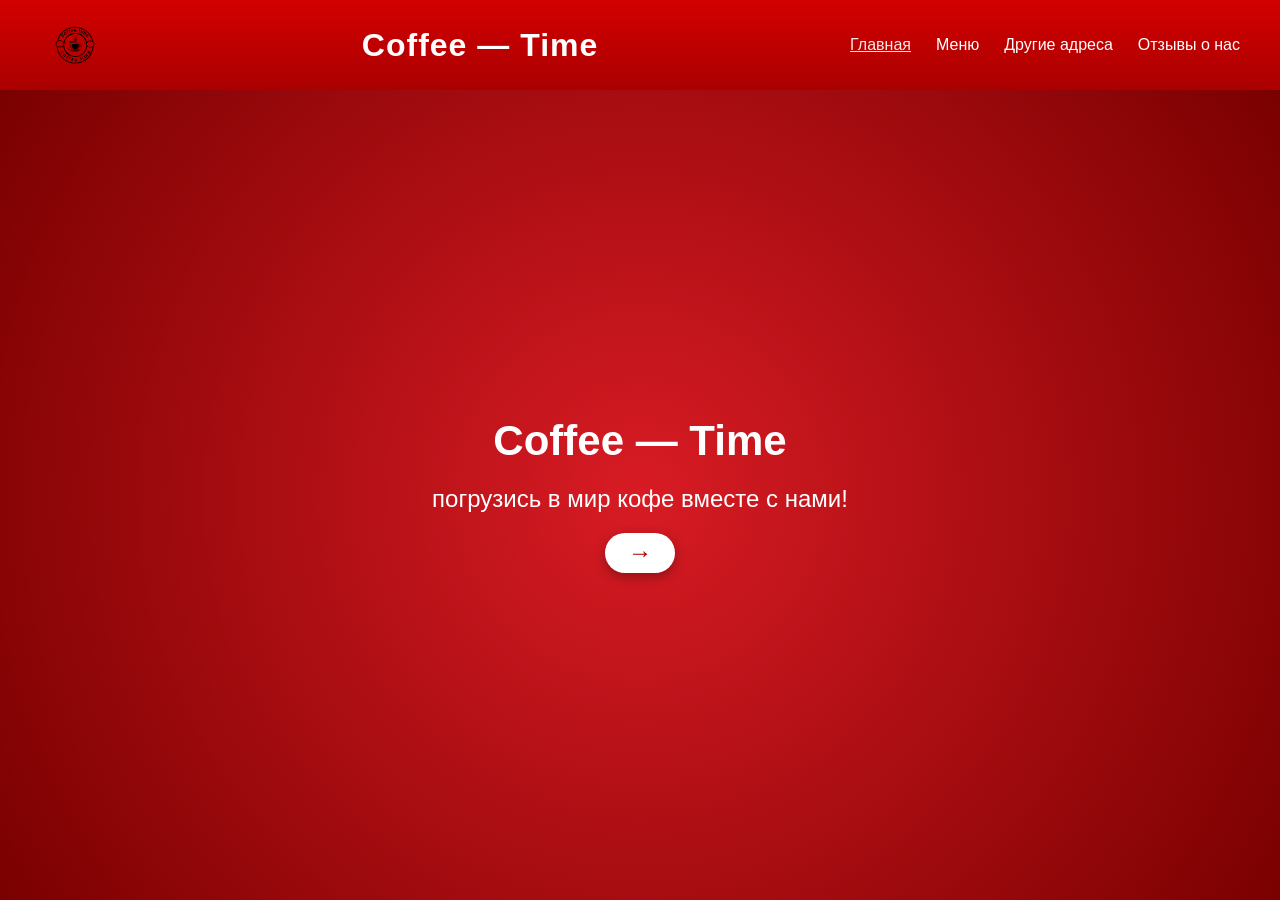
<file: index.html>
<!DOCTYPE html>
<html lang="ru">
<head>
  <meta charset="UTF-8">
  <title>Coffee — Time</title>
  <!-- ПОДКЛЮЧЕНИЕ CSS (проверь имя файла!) -->
  <link rel="stylesheet" href="style.css">
  <meta name="viewport" content="width=device-width, initial-scale=1.0">
</head>
<body>

  <!-- ШАПКА -->
  <header class="header">
    <div class="logo-box">
      <!-- Замени logo.png на реальное имя твоего логотипа -->
      <img src="logo/logo.svg" alt="Coffee Time" class="logo">
    </div>

    <h1 class="header-title">Coffee — Time</h1>

    <nav class="nav">
      <a href="index.html" class="active">Главная</a>
      <a href="pagetwo.html">Меню</a>
      <a href="#">Другие адреса</a>
      <a href="#">Отзывы о нас</a>
    </nav>
  </header>

  <!-- ГЛАВНЫЙ БЛОК -->
  <main class="main">
    <div class="hero-content">
      <h2 class="hero-brand">Coffee — Time</h2>
      <p class="hero-desc">погрузись в мир кофе вместе с нами!</p>
      <a href="pagetwo.html" class="hero-btn">→</a>
    </div>
  </main>

</body>
</html>
</file>
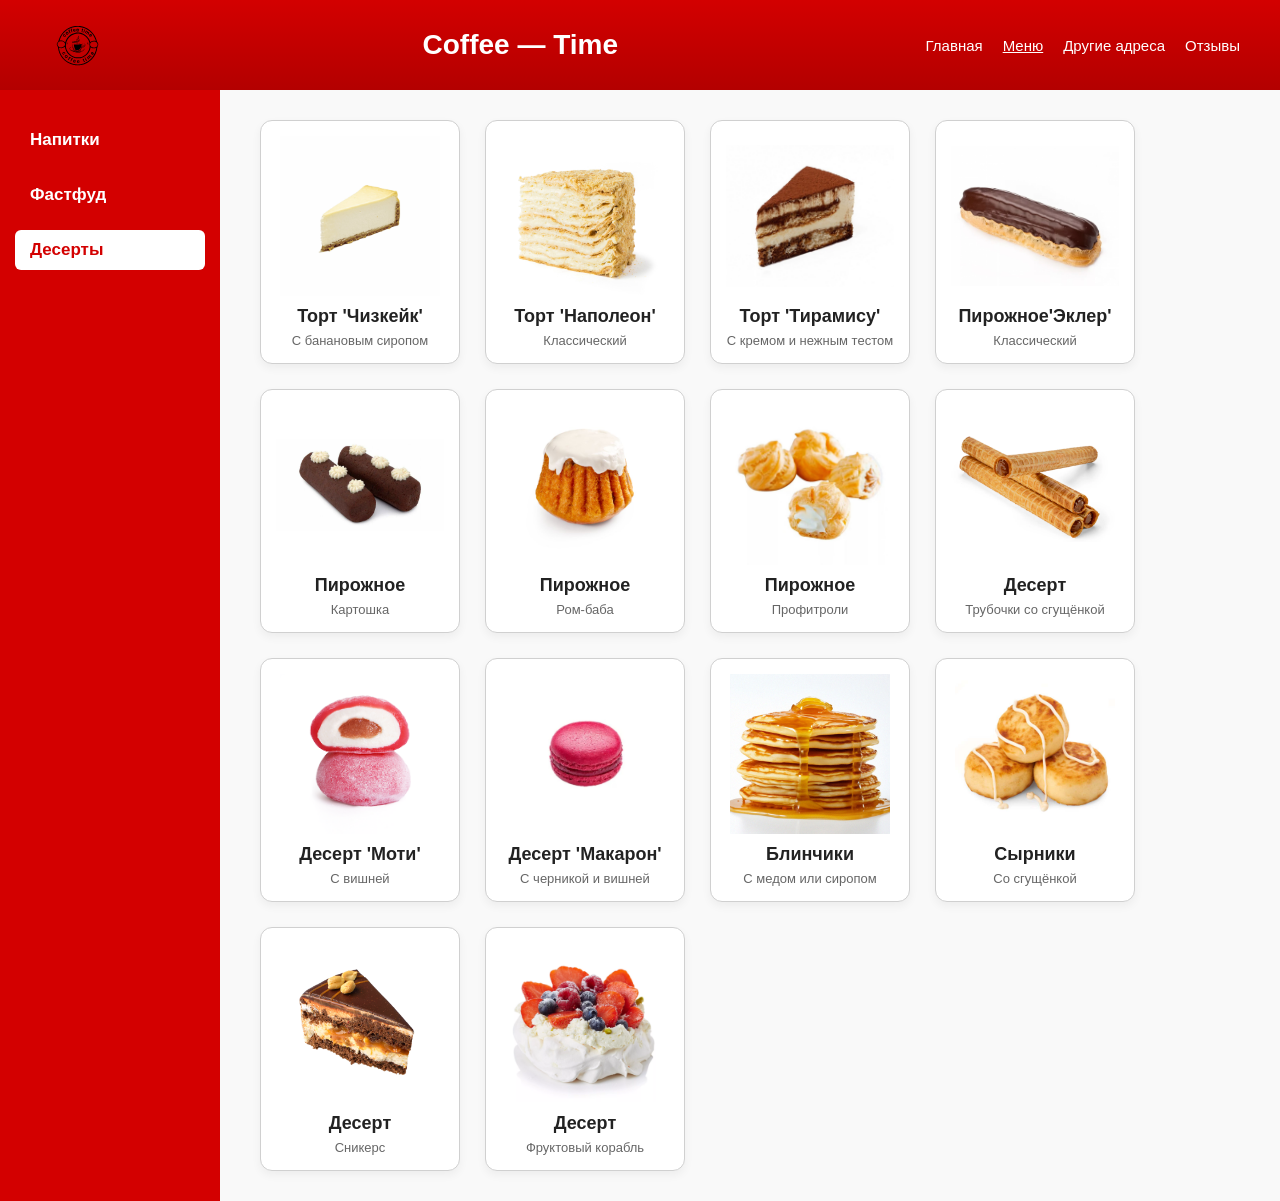
<file: fopage.html>
<!DOCTYPE html>
<html lang="en">
<head>
    <meta charset="UTF-8">
    <meta name="viewport" content="width=, initial-scale=1.0">
   <link rel="stylesheet" href="style13.css">
   <meta name="viewport" content="width=device-width, initial-scale=1.0">
    <title>Меню</title>
</head>
<body>
    <!-- 1. ШАПКА (HEADER) --><header class="header"><div class="header-logo">
    <!-- УКАЖИТЕ ЗДЕСЬ ВАШ ФАЙЛ ЛОГОТИПА -->
    <img src="logo/logo.svg" alt="Coffee Time"></div><h1 class="header-title">Coffee — Time</h1><nav class="header-nav">
    <a href="index.html">Главная</a>
    <a href="pagetwo.html" class="active">Меню</a>
    <a href="three.html">Другие адреса</a>
    <a href="#">Отзывы</a></nav></header>

<!-- 2. ОСНОВНАЯ ЧАСТЬ (МЕНЮ СЛЕВА + КАРТОЧКИ СПРАВА) --><div class="main-wrapper">

  <!-- Левое красное меню --><aside class="left-sidebar">
    <a href="pagetwo.html"class="sidebar-btn" >Напитки</a>
    <a href="three.html" class="sidebar-btn">Фастфуд</a>
    <a href="#"  class="sidebar-btn active">Десерты</a></aside>

  <!-- Правая область с карточками --><main class="content-area">
    
    <!-- Карточка 1 -->
    <div class="item-card">
      <div class="item-image">
        <!-- ВСТАВЬ СВОЕ НАЗВАНИЕ КАРТИНКИ -->
        <img src="img/desert/chiz.png" alt="">
      </div>
      <h3 class="item-title">Торт 'Чизкейк'</h3>
      <p class="item-desc">С банановым сиропом</p>
    </div>

    <!-- Карточка 2 -->
    <div class="item-card">
      <div class="item-image">
        <!-- ВСТАВЬ СВОЕ НАЗВАНИЕ КАРТИНКИ -->
        <img src="img/desert/nap.jpg" alt="Бабл-Ти">
      </div>
      <h3 class="item-title">Торт 'Наполеон'</h3>
      <p class="item-desc">Классический</p>
    </div>

        <div class="item-card">
      <div class="item-image">
        <!-- ВСТАВЬ СВОЕ НАЗВАНИЕ КАРТИНКИ -->
        <img src="img/desert/tir.jpg" alt="Бабл-Ти">
      </div>
      <h3 class="item-title">Торт 'Тирамису'</h3>
      <p class="item-desc">С кремом и нежным тестом</p>
    </div>

        <div class="item-card">
      <div class="item-image">
        <!-- ВСТАВЬ СВОЕ НАЗВАНИЕ КАРТИНКИ -->
        <img src="img/desert/ecler.jpg" alt="Бабл-Ти">
      </div>
      <h3 class="item-title">Пирожное'Эклер'</h3>
      <p class="item-desc">Классический</p>
    </div>
            <div class="item-card">
      <div class="item-image">
        <!-- ВСТАВЬ СВОЕ НАЗВАНИЕ КАРТИНКИ -->
        <img src="img/desert/orig.png" alt="Бабл-Ти">
      </div>
      <h3 class="item-title">Пирожное </h3>
      <p class="item-desc">Картошка</p>
    </div>
            <div class="item-card">
      <div class="item-image">
        <!-- ВСТАВЬ СВОЕ НАЗВАНИЕ КАРТИНКИ -->
        <img src="img/desert/rob.jfif" alt="Бабл-Ти">
      </div>
      <h3 class="item-title">Пирожное</h3>
      <p class="item-desc">Ром-баба </p>
    </div>
            <div class="item-card">
      <div class="item-image">
        <!-- ВСТАВЬ СВОЕ НАЗВАНИЕ КАРТИНКИ -->
        <img src="img/desert/prof.avif" alt="Бабл-Ти">
      </div>
      <h3 class="item-title">Пирожное</h3>
      <p class="item-desc">Профитроли</p>
    </div>
            <div class="item-card">
      <div class="item-image">
        <!-- ВСТАВЬ СВОЕ НАЗВАНИЕ КАРТИНКИ -->
        <img src="img/desert/sgush.png" alt="Бабл-Ти">
      </div>
      <h3 class="item-title">Десерт</h3>
      <p class="item-desc">Трубочки со сгущёнкой</p>
    </div>
                <div class="item-card">
      <div class="item-image">
        <!-- ВСТАВЬ СВОЕ НАЗВАНИЕ КАРТИНКИ -->
        <img src="img/desert/moti.png" alt="Бабл-Ти">
      </div>
      <h3 class="item-title">Десерт 'Моти'</h3>
      <p class="item-desc">С вишней</p>
    </div>
    <div class="item-card">
      <div class="item-image">
        <!-- ВСТАВЬ СВОЕ НАЗВАНИЕ КАРТИНКИ -->
        <img src="img/desert/macaron.jpg" alt="">
      </div>
      <h3 class="item-title">Десерт 'Макарон'</h3>
      <p class="item-desc"> С черникой и вишней</p>
    </div>
    <div class="item-card">
      <div class="item-image">
        <!-- ВСТАВЬ СВОЕ НАЗВАНИЕ КАРТИНКИ -->
        <img src="img/desert/blinchki.jfif" alt="Бабл-Ти">
      </div>
      <h3 class="item-title">Блинчики</h3>
      <p class="item-desc">С медом или сиропом</p>
    </div>
        <div class="item-card">
      <div class="item-image">
        <!-- ВСТАВЬ СВОЕ НАЗВАНИЕ КАРТИНКИ -->
        <img src="img/desert/surniki.jpg" alt="Бабл-Ти">
      </div>
      <h3 class="item-title">Сырники</h3>
      <p class="item-desc">Со сгущёнкой</p>
    </div>
    <div class="item-card">
      <div class="item-image">
        <!-- ВСТАВЬ СВОЕ НАЗВАНИЕ КАРТИНКИ -->
        <img src="img/desert/snikers-1.jpg" alt="Бабл-Ти">
      </div>
      <h3 class="item-title">Десерт </h3>
      <p class="item-desc">Сникерс </p>
    </div>
        <div class="item-card">
      <div class="item-image">
        <!-- ВСТАВЬ СВОЕ НАЗВАНИЕ КАРТИНКИ -->
        <img src="img/desert/tt.png" alt="Бабл-Ти">
      </div>
      <h3 class="item-title">Десерт</h3>
      <p class="item-desc">Фруктовый корабль</p>
    </div>

  </main>

</div>

</body>
</html>
</file>
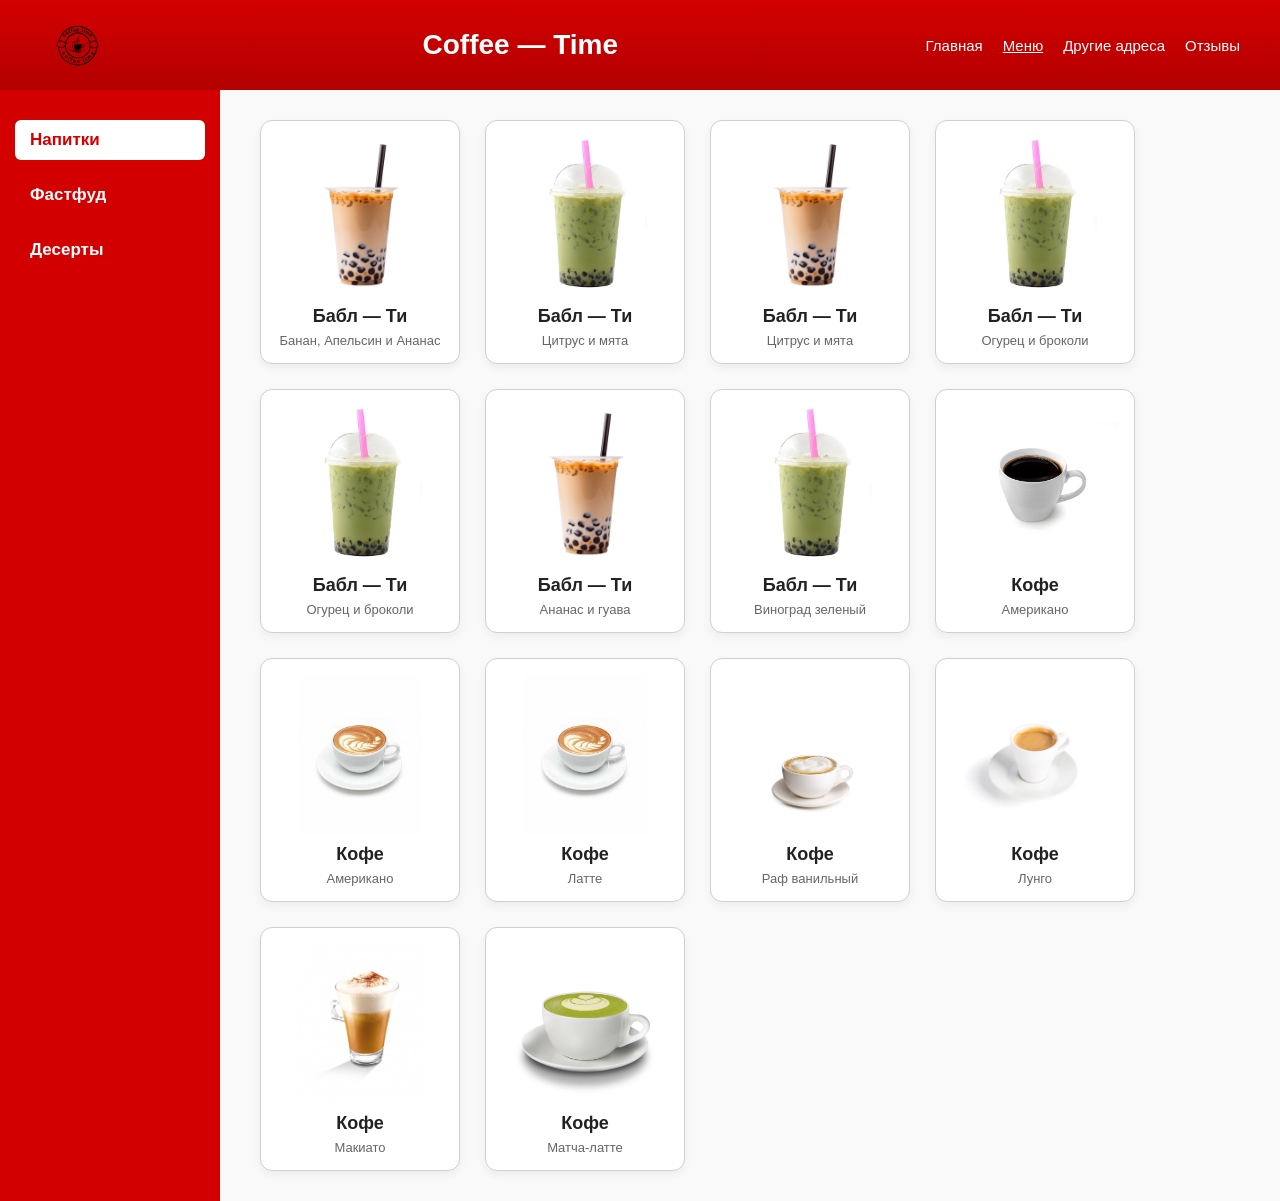
<file: pagetwo.html>
<!DOCTYPE html>
<html lang="en">
<head>
    <meta charset="UTF-8">
    <meta name="viewport" content="width=, initial-scale=1.0">
    <link rel="stylesheet" href="style11.css">
    <meta name="viewport" content="width=device-width, initial-scale=1.0">
    <title>Меню</title>
</head>
<body>
    <!-- 1. ШАПКА (HEADER) --><header class="header"><div class="header-logo">
    <!-- УКАЖИТЕ ЗДЕСЬ ВАШ ФАЙЛ ЛОГОТИПА -->
    <img src="logo/logo.svg" alt="Coffee Time"></div><h1 class="header-title">Coffee — Time</h1><nav class="header-nav">
    <a href="index.html">Главная</a>
    <a href="#" class="active">Меню</a>
    <a href="#">Другие адреса</a>
    <a href="#">Отзывы</a></nav></header>

<!-- 2. ОСНОВНАЯ ЧАСТЬ (МЕНЮ СЛЕВА + КАРТОЧКИ СПРАВА) --><div class="main-wrapper">

  <!-- Левое красное меню --><aside class="left-sidebar">
    <a href="#" class="sidebar-btn active">Напитки</a>
    <a href="three.html" class="sidebar-btn">Фастфуд</a>
    <a href="fopage.html" class="sidebar-btn">Десерты</a></aside>

  <!-- Правая область с карточками --><main class="content-area">
    
    <!-- Карточка 1 -->
    <div class="item-card">
      <div class="item-image">
        <!-- ВСТАВЬ СВОЕ НАЗВАНИЕ КАРТИНКИ -->
        <img src="img/1.png" alt="Бабл-Ти">
      </div>
      <h3 class="item-title">Бабл — Ти</h3>
      <p class="item-desc">Банан, Апельсин и Ананас</p>
    </div>

    <!-- Карточка 2 -->
    <div class="item-card">
      <div class="item-image">
        <!-- ВСТАВЬ СВОЕ НАЗВАНИЕ КАРТИНКИ -->
        <img src="img/2.jpg" alt="Бабл-Ти">
      </div>
      <h3 class="item-title">Бабл — Ти</h3>
      <p class="item-desc">Цитрус и мята</p>
    </div>

        <div class="item-card">
      <div class="item-image">
        <!-- ВСТАВЬ СВОЕ НАЗВАНИЕ КАРТИНКИ -->
        <img src="img/1.png" alt="Бабл-Ти">
      </div>
      <h3 class="item-title">Бабл — Ти</h3>
      <p class="item-desc">Цитрус и мята</p>
    </div>

        <div class="item-card">
      <div class="item-image">
        <!-- ВСТАВЬ СВОЕ НАЗВАНИЕ КАРТИНКИ -->
        <img src="img/2.jpg" alt="Бабл-Ти">
      </div>
      <h3 class="item-title">Бабл — Ти</h3>
      <p class="item-desc">Огурец и броколи</p>
    </div>
            <div class="item-card">
      <div class="item-image">
        <!-- ВСТАВЬ СВОЕ НАЗВАНИЕ КАРТИНКИ -->
        <img src="img/2.jpg" alt="Бабл-Ти">
      </div>
      <h3 class="item-title">Бабл — Ти</h3>
      <p class="item-desc">Огурец и броколи</p>
    </div>
            <div class="item-card">
      <div class="item-image">
        <!-- ВСТАВЬ СВОЕ НАЗВАНИЕ КАРТИНКИ -->
        <img src="img/1.png" alt="Бабл-Ти">
      </div>
      <h3 class="item-title">Бабл — Ти</h3>
      <p class="item-desc">Ананас и гуава</p>
    </div>
            <div class="item-card">
      <div class="item-image">
        <!-- ВСТАВЬ СВОЕ НАЗВАНИЕ КАРТИНКИ -->
        <img src="img/2.jpg" alt="Бабл-Ти">
      </div>
      <h3 class="item-title">Бабл — Ти</h3>
      <p class="item-desc">Виноград зеленый</p>
    </div>
            <div class="item-card">
      <div class="item-image">
        <!-- ВСТАВЬ СВОЕ НАЗВАНИЕ КАРТИНКИ -->
        <img src="img/amer.jfif" alt="Бабл-Ти">
      </div>
      <h3 class="item-title">Кофе</h3>
      <p class="item-desc">Американо</p>
    </div>
                <div class="item-card">
      <div class="item-image">
        <!-- ВСТАВЬ СВОЕ НАЗВАНИЕ КАРТИНКИ -->
        <img src="img/cap.jfif" alt="Бабл-Ти">
      </div>
      <h3 class="item-title">Кофе</h3>
      <p class="item-desc">Американо</p>
    </div>
    <div class="item-card">
      <div class="item-image">
        <!-- ВСТАВЬ СВОЕ НАЗВАНИЕ КАРТИНКИ -->
        <img src="img/cap.jfif" alt="Бабл-Ти">
      </div>
      <h3 class="item-title">Кофе</h3>
      <p class="item-desc">Латте</p>
    </div>
    <div class="item-card">
      <div class="item-image">
        <!-- ВСТАВЬ СВОЕ НАЗВАНИЕ КАРТИНКИ -->
        <img src="img/raF.jpg" alt="Бабл-Ти">
      </div>
      <h3 class="item-title">Кофе</h3>
      <p class="item-desc">Раф ванильный</p>
    </div>
        <div class="item-card">
      <div class="item-image">
        <!-- ВСТАВЬ СВОЕ НАЗВАНИЕ КАРТИНКИ -->
        <img src="img/lug.jpg" alt="Бабл-Ти">
      </div>
      <h3 class="item-title">Кофе</h3>
      <p class="item-desc">Лунго </p>
    </div>
    <div class="item-card">
      <div class="item-image">
        <!-- ВСТАВЬ СВОЕ НАЗВАНИЕ КАРТИНКИ -->
        <img src="img/mak.jpg" alt="Бабл-Ти">
      </div>
      <h3 class="item-title">Кофе</h3>
      <p class="item-desc">Макиато </p>
    </div>
        <div class="item-card">
      <div class="item-image">
        <!-- ВСТАВЬ СВОЕ НАЗВАНИЕ КАРТИНКИ -->
        <img src="img/match.png" alt="Бабл-Ти">
      </div>
      <h3 class="item-title">Кофе</h3>
      <p class="item-desc">Матча-латте </p>
    </div>

  </main>

</div>

</body>
</html>
</file>
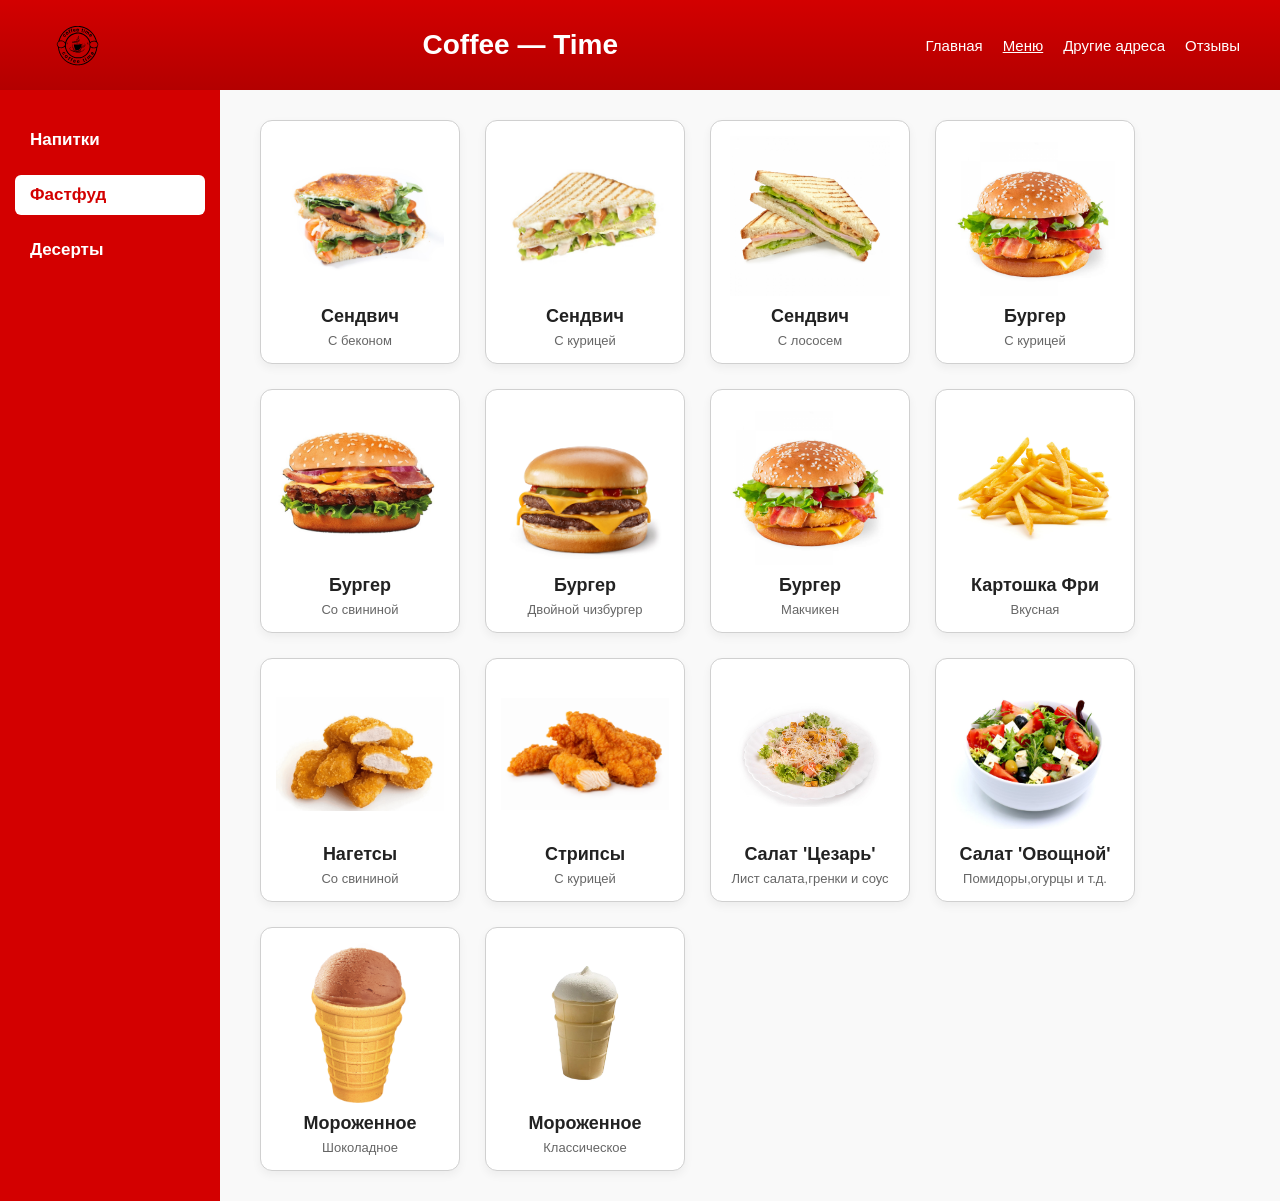
<file: three.html>
<!DOCTYPE html>
<html lang="en">
<head>
    <meta charset="UTF-8">
    <meta name="viewport" content="width=, initial-scale=1.0">
    <link rel="stylesheet" href="style11.css">
    <meta name="viewport" content="width=device-width, initial-scale=1.0">
    <title>Меню</title>
</head>
<body>
    <!-- 1. ШАПКА (HEADER) --><header class="header"><div class="header-logo">
    <!-- УКАЖИТЕ ЗДЕСЬ ВАШ ФАЙЛ ЛОГОТИПА -->
    <img src="logo/logo.svg" alt="Coffee Time"></div><h1 class="header-title">Coffee — Time</h1><nav class="header-nav">
    <a href="index.html">Главная</a>
    <a href="pagetwo.html" class="active">Меню</a>
    <a href="#">Другие адреса</a>
    <a href="fopage.html">Отзывы</a></nav></header>

<!-- 2. ОСНОВНАЯ ЧАСТЬ (МЕНЮ СЛЕВА + КАРТОЧКИ СПРАВА) --><div class="main-wrapper">

  <!-- Левое красное меню --><aside class="left-sidebar">
    <a href="pagetwo.html"class="sidebar-btn" >Напитки</a>
    <a href="#" class="sidebar-btn active">Фастфуд</a>
    <a href="fopage.html" class="sidebar-btn">Десерты</a></aside>

  <!-- Правая область с карточками --><main class="content-area">
    
    <!-- Карточка 1 -->
    <div class="item-card">
      <div class="item-image">
        <!-- ВСТАВЬ СВОЕ НАЗВАНИЕ КАРТИНКИ -->
        <img src="img/fast/bek.jpeg" alt="">
      </div>
      <h3 class="item-title">Сендвич</h3>
      <p class="item-desc">С беконом</p>
    </div>

    <!-- Карточка 2 -->
    <div class="item-card">
      <div class="item-image">
        <!-- ВСТАВЬ СВОЕ НАЗВАНИЕ КАРТИНКИ -->
        <img src="img/fast/chick.avif" alt="Бабл-Ти">
      </div>
      <h3 class="item-title">Сендвич</h3>
      <p class="item-desc"> С курицей</p>
    </div>

        <div class="item-card">
      <div class="item-image">
        <!-- ВСТАВЬ СВОЕ НАЗВАНИЕ КАРТИНКИ -->
        <img src="img/fast/los.jpg" alt="Бабл-Ти">
      </div>
      <h3 class="item-title">Сендвич</h3>
      <p class="item-desc">С лососем</p>
    </div>

        <div class="item-card">
      <div class="item-image">
        <!-- ВСТАВЬ СВОЕ НАЗВАНИЕ КАРТИНКИ -->
        <img src="img/fast/chicken1.jpg" alt="Бабл-Ти">
      </div>
      <h3 class="item-title">Бургер</h3>
      <p class="item-desc">С курицей</p>
    </div>
            <div class="item-card">
      <div class="item-image">
        <!-- ВСТАВЬ СВОЕ НАЗВАНИЕ КАРТИНКИ -->
        <img src="img/fast/svin.jpg" alt="Бабл-Ти">
      </div>
      <h3 class="item-title">Бургер</h3>
      <p class="item-desc">Со свининой</p>
    </div>
            <div class="item-card">
      <div class="item-image">
        <!-- ВСТАВЬ СВОЕ НАЗВАНИЕ КАРТИНКИ -->
        <img src="img/fast/2chicken.jpg" alt="Бабл-Ти">
      </div>
      <h3 class="item-title">Бургер</h3>
      <p class="item-desc">Двойной чизбургер </p>
    </div>
            <div class="item-card">
      <div class="item-image">
        <!-- ВСТАВЬ СВОЕ НАЗВАНИЕ КАРТИНКИ -->
        <img src="img/fast/chicken1.jpg" alt="Бабл-Ти">
      </div>
      <h3 class="item-title">Бургер</h3>
      <p class="item-desc">Макчикен</p>
    </div>
            <div class="item-card">
      <div class="item-image">
        <!-- ВСТАВЬ СВОЕ НАЗВАНИЕ КАРТИНКИ -->
        <img src="img/fast/fri.jpg" alt="Бабл-Ти">
      </div>
      <h3 class="item-title">Картошка Фри</h3>
      <p class="item-desc">Вкусная</p>
    </div>
                <div class="item-card">
      <div class="item-image">
        <!-- ВСТАВЬ СВОЕ НАЗВАНИЕ КАРТИНКИ -->
        <img src="img/fast/nuggets.png" alt="Бабл-Ти">
      </div>
      <h3 class="item-title">Нагетсы</h3>
      <p class="item-desc">Со свининой</p>
    </div>
    <div class="item-card">
      <div class="item-image">
        <!-- ВСТАВЬ СВОЕ НАЗВАНИЕ КАРТИНКИ -->
        <img src="img/fast/strips.png" alt="">
      </div>
      <h3 class="item-title">Стрипсы</h3>
      <p class="item-desc">C курицей</p>
    </div>
    <div class="item-card">
      <div class="item-image">
        <!-- ВСТАВЬ СВОЕ НАЗВАНИЕ КАРТИНКИ -->
        <img src="img/fast/salat1.jpg" alt="Бабл-Ти">
      </div>
      <h3 class="item-title">Салат 'Цезарь'</h3>
      <p class="item-desc">Лист салата,гренки и соус</p>
    </div>
        <div class="item-card">
      <div class="item-image">
        <!-- ВСТАВЬ СВОЕ НАЗВАНИЕ КАРТИНКИ -->
        <img src="img/fast/salat2.jpg" alt="Бабл-Ти">
      </div>
      <h3 class="item-title">Салат 'Овощной'</h3>
      <p class="item-desc">Помидоры,огурцы и т.д.</p>
    </div>
    <div class="item-card">
      <div class="item-image">
        <!-- ВСТАВЬ СВОЕ НАЗВАНИЕ КАРТИНКИ -->
        <img src="img/fast/choko.png" alt="Бабл-Ти">
      </div>
      <h3 class="item-title">Мороженное </h3>
      <p class="item-desc">Шоколадное </p>
    </div>
        <div class="item-card">
      <div class="item-image">
        <!-- ВСТАВЬ СВОЕ НАЗВАНИЕ КАРТИНКИ -->
        <img src="img/fast/morozhenoe.jpg" alt="Бабл-Ти">
      </div>
      <h3 class="item-title">Мороженное</h3>
      <p class="item-desc">Классическое </p>
    </div>

  </main>

</div>

</body>
</html>
</file>
<file: style.css>
* {
  box-sizing: border-box;
  margin: 0;
  padding: 0;
  font-family: Arial, Helvetica, sans-serif;
}

html, body {
  height: 100%;
}

body {
  display: flex;
  flex-direction: column;
  min-height: 100vh;
  background-color: #b50e0e;
}

/* ================= ШАПКА ================= */
.header {
  background: linear-gradient(180deg, #d30000 0%, #aa0000 100%);
  display: flex;
  align-items: center;
  justify-content: space-between;
  padding: 15px 40px;
  height: 90px;
  flex-shrink: 0;
}

.logo-box {
  width: 70px;
  height: 70px;
  display: flex;
  align-items: center;
}

.logo {
  max-width: 100%;
  max-height: 100%;
  object-fit: contain;
}

.header-title {
  color: #ffffff;
  font-size: 32px;
  font-weight: bold;
  letter-spacing: 1px;
}

.nav {
  display: flex;
  gap: 25px;
}

.nav a {
  color: #ffffff;
  text-decoration: none;
  font-size: 16px;
  transition: opacity 0.2s;
}

.nav a:hover,
.nav a.active {
  text-decoration: underline;
  opacity: 0.9;
}

/* ================= ГЛАВНЫЙ БЛОК ================= */
.main {
  flex: 1; /* Занимает всю оставшуюся высоту */
  display: flex;
  justify-content: center;
  align-items: center;
  
  /* Красивый градиентный фон */
  background: radial-gradient(circle at center, #d81b24 0%, #7a0000 100%);
  padding: 20px;
  text-align: center;
}

.hero-content {
  display: flex;
  flex-direction: column;
  align-items: center;
  gap: 20px;
}

.hero-brand {
  color: #ffffff;
  font-size: 42px;
  font-weight: bold;
}

.hero-desc {
  color: #ffffff;
  font-size: 24px;
}

/* Круглая белая кнопка со стрелкой */
.hero-btn {
  display: inline-flex;
  align-items: center;
  justify-content: center;
  width: 70px;
  height: 40px;
  background-color: #ffffff;
  color: #aa0000;
  text-decoration: none;
  font-size: 24px;
  font-weight: bold;
  border-radius: 20px;
  box-shadow: 0 4px 12px rgba(0, 0, 0, 0.3);
  transition: transform 0.2s, background-color 0.2s;
}

.hero-btn:hover {
  transform: scale(1.08);
  animation: 1.5s;
  background-color: #f0f0f0;
}
/* ========================================================
   МОБИЛЬНАЯ ВЕРСИЯ ДЛЯ COFFEE — TIME (экраны до 768px)
   ======================================================== */
@media (max-width: 768px) {

  /* --- 1. ШАПКА НА ТЕЛЕФОНЕ --- */
  .header {
    height: auto !important;
    min-height: auto !important;
    padding: 12px 16px !important;
    flex-direction: column !important; /* Ставим элементы шапки друг под другом */
    gap: 10px !important;
    text-align: center;
  }

  .header-logo img,
  .logo-box img {
    width: 55px !important;
    height: 55px !important;
  }

  .header-title,
  .site-title {
    font-size: 24px !important;
    margin: 0 !important;
  }

  /* Ссылки навигации в шапке */
  .nav,
  .header-nav {
    display: flex !important;
    flex-wrap: wrap !important;       /* Переносятся, если не влезают */
    justify-content: center !important;
    gap: 12px !important;
  }

  .nav a,
  .header-nav a {
    font-size: 14px !important;
  }

  /* --- 2. ГЛАВНАЯ СТРАНИЦА (index.html) --- */
  .main {
    min-height: calc(100vh - 160px) !important;
    padding: 30px 15px !important;
  }

  .hero-brand,
  .hero-title {
    font-size: 28px !important;
    line-height: 1.2 !important;
  }

  .hero-desc,
  .hero-text {
    font-size: 18px !important;
    padding: 0 10px;
  }

  .hero-btn {
    width: 60px !important;
    height: 36px !important;
    font-size: 20px !important;
  }

  /* --- 3. СТРАНИЦА МЕНЮ (pagetwo.html) --- */
  /* Перестраиваем сайт: меню сверху, товары под ним */
  .main-wrapper,
  .catalog-page {
    flex-direction: column !important;
    min-height: auto !important;
  }

  /* Красный сайдбар категорий (Напитки / Фастфуд / Десерты) */
  .left-sidebar,
  .sidebar-menu {
    width: 100% !important;
    min-height: auto !important;
    flex-direction: row !important;     /* Кнопки встают в горизонтальный ряд */
    justify-content: center !important;
    flex-wrap: wrap !important;
    gap: 8px !important;
    padding: 12px 10px !important;
    position: static !important;
  }

  .sidebar-btn,
  .sidebar-link {
    font-size: 14px !important;
    padding: 8px 14px !important;
  }

  /* Правая часть с карточками */
  .content-area,
  .products-container {
    width: 100% !important;
    padding: 20px 15px !important;
    justify-content: center !important; /* Карточки центрируются */
    gap: 15px !important;
  }

  /* Карточка стаканчика Бабл-Ти */
  .item-card,
  .product-card {
    width: calc(50% - 10px) !important; /* По 2 карточки в ряд на телефоне */
    min-width: 140px !important;
    max-width: 175px !important;
    padding: 10px !important;
  }

  .item-image,
  .card-image {
    height: 120px !important;           /* Стаканчик компактнее */
  }

  .item-title,
  .card-title {
    font-size: 15px !important;
  }

  .item-desc,
  .card-desc {
    font-size: 11px !important;
  }
}

/* Для совсем маленьких экранов (меньше 380px) карточки идут по одной */
@media (max-width: 380px) {
  .item-card,
  .product-card {
    width: 100% !important;
    max-width: 240px !important;
  }
}
</file>
<file: style13.css>
* {
  box-sizing: border-box;
  margin: 0;
  padding: 0;
  font-family: Arial, sans-serif;
}

body {
  background-color: #ffffff;
}

/* --- СТИЛИ ШАПКИ --- */
.header {
  background: linear-gradient(180deg, #d30000 0%, #b30000 100%);
  display: flex;
  align-items: center;
  justify-content: space-between;
  padding: 10px 40px;
  height: 90px;
}

/* Фиксируем размер логотипа, чтобы он не был гигантским! */
.header-logo img {
  width: 75px;
  height: 75px;
  object-fit: contain;
  display: block;
}

.header-title {
  color: #ffffff;
  font-size: 28px;
  font-weight: bold;
}

.header-nav {
  display: flex;
  gap: 20px;
}

.header-nav a {
  color: #ffffff;
  text-decoration: none;
  font-size: 15px;
}

.header-nav a:hover,
.header-nav a.active {
  text-decoration: underline;
}

/* --- ОСНОВНОЙ КОНТЕЙНЕР (Слева меню, Справа товары) --- */
.main-wrapper {
  display: flex; /* Выстраивает меню слева, контент справа */
  min-height: calc(100vh - 90px);
}

/* --- ЛЕВОЕ КРАСНОЕ МЕНЮ --- */
.left-sidebar {
  width: 220px;
  background-color: #d30000; /* Тот же красный цвет */
  padding: 30px 15px;
  display: flex;
  flex-direction: column;
  gap: 15px;
  flex-shrink: 0; /* Меню не сжимается */
}

.sidebar-btn {
  display: block;
  color: #ffffff;            /* ТЕКСТ БЕЛЫЙ, чтобы не сливался! */
  text-decoration: none;
  font-size: 17px;
  font-weight: bold;
  padding: 10px 15px;
  border-radius: 6px;
  transition: 0.2s;
}

.sidebar-btn:hover {
  background-color: rgba(255, 255, 255, 0.2);
}

.sidebar-btn.active {
  background-color: #ffffff;
  color: #d30000;            /* Выделенный пункт становится белым с красным текстом */
}

/* --- ПРАВАЯ ОБЛАСТЬ С КАРТОЧКАМИ --- */
.content-area {
  flex: 1;
  padding: 30px 40px;
  display: flex;
  flex-wrap: wrap;           /* Если карточек много, они перенесутся на новую строчку */
  align-items: flex-start;
  gap: 25px;                 /* Аккуратный отступ между карточками */
  background-color: #f9f9f9;
}

/* --- КАРТОЧКА ТОВАРА --- */
.item-card {
  width: 200px;
  background: #ffffff;
  border: 1.5px solid #d0d0d0;
  border-radius: 12px;
  padding: 15px;
  text-align: center;
  box-shadow: 0 4px 10px rgba(0, 0, 0, 0.05);
}

.item-image {
  width: 100%;
  height: 160px;
  margin-bottom: 10px;
}

.item-image img {
  width: 100%;
  height: 100%;
  object-fit: contain;       /* Картинка не сплющивается */
  display: block;
}

.item-title {
  font-size: 18px;
  color: #222222;
  margin-bottom: 6px;
}

.item-desc {
  font-size: 13px;
  color: #666666;
}
/* ========================================================
   МОБИЛЬНАЯ ВЕРСИЯ ДЛЯ COFFEE — TIME (экраны до 768px)
   ======================================================== */
@media (max-width: 768px) {

  /* --- 1. ШАПКА НА ТЕЛЕФОНЕ --- */
  .header {
    height: auto !important;
    min-height: auto !important;
    padding: 12px 16px !important;
    flex-direction: column !important; /* Ставим элементы шапки друг под другом */
    gap: 10px !important;
    text-align: center;
  }

  .header-logo img,
  .logo-box img {
    width: 55px !important;
    height: 55px !important;
  }

  .header-title,
  .site-title {
    font-size: 24px !important;
    margin: 0 !important;
  }

  /* Ссылки навигации в шапке */
  .nav,
  .header-nav {
    display: flex !important;
    flex-wrap: wrap !important;       /* Переносятся, если не влезают */
    justify-content: center !important;
    gap: 12px !important;
  }

  .nav a,
  .header-nav a {
    font-size: 14px !important;
  }

  /* --- 2. ГЛАВНАЯ СТРАНИЦА (index.html) --- */
  .main {
    min-height: calc(100vh - 160px) !important;
    padding: 30px 15px !important;
  }

  .hero-brand,
  .hero-title {
    font-size: 28px !important;
    line-height: 1.2 !important;
  }

  .hero-desc,
  .hero-text {
    font-size: 18px !important;
    padding: 0 10px;
  }

  .hero-btn {
    width: 60px !important;
    height: 36px !important;
    font-size: 20px !important;
  }

  /* --- 3. СТРАНИЦА МЕНЮ (pagetwo.html) --- */
  /* Перестраиваем сайт: меню сверху, товары под ним */
  .main-wrapper,
  .catalog-page {
    flex-direction: column !important;
    min-height: auto !important;
  }

  /* Красный сайдбар категорий (Напитки / Фастфуд / Десерты) */
  .left-sidebar,
  .sidebar-menu {
    width: 100% !important;
    min-height: auto !important;
    flex-direction: row !important;     /* Кнопки встают в горизонтальный ряд */
    justify-content: center !important;
    flex-wrap: wrap !important;
    gap: 8px !important;
    padding: 12px 10px !important;
    position: static !important;
  }

  .sidebar-btn,
  .sidebar-link {
    font-size: 14px !important;
    padding: 8px 14px !important;
  }

  /* Правая часть с карточками */
  .content-area,
  .products-container {
    width: 100% !important;
    padding: 20px 15px !important;
    justify-content: center !important; /* Карточки центрируются */
    gap: 15px !important;
  }

  /* Карточка стаканчика Бабл-Ти */
  .item-card,
  .product-card {
    width: calc(50% - 10px) !important; /* По 2 карточки в ряд на телефоне */
    min-width: 140px !important;
    max-width: 175px !important;
    padding: 10px !important;
  }

  .item-image,
  .card-image {
    height: 120px !important;           /* Стаканчик компактнее */
  }

  .item-title,
  .card-title {
    font-size: 15px !important;
  }

  .item-desc,
  .card-desc {
    font-size: 11px !important;
  }
}

/* Для совсем маленьких экранов (меньше 380px) карточки идут по одной */
@media (max-width: 380px) {
  .item-card,
  .product-card {
    width: 100% !important;
    max-width: 240px !important;
  }
}
</file>
<file: style11.css>
* {
  box-sizing: border-box;
  margin: 0;
  padding: 0;
  font-family: Arial, sans-serif;
}

body {
  background-color: #ffffff;
}

/* --- СТИЛИ ШАПКИ --- */
.header {
  background: linear-gradient(180deg, #d30000 0%, #b30000 100%);
  display: flex;
  align-items: center;
  justify-content: space-between;
  padding: 10px 40px;
  height: 90px;
}

/* Фиксируем размер логотипа, чтобы он не был гигантским! */
.header-logo img {
  width: 75px;
  height: 75px;
  object-fit: contain;
  display: block;
}

.header-title {
  color: #ffffff;
  font-size: 28px;
  font-weight: bold;
}

.header-nav {
  display: flex;
  gap: 20px;
}

.header-nav a {
  color: #ffffff;
  text-decoration: none;
  font-size: 15px;
}

.header-nav a:hover,
.header-nav a.active {
  text-decoration: underline;
}

/* --- ОСНОВНОЙ КОНТЕЙНЕР (Слева меню, Справа товары) --- */
.main-wrapper {
  display: flex; /* Выстраивает меню слева, контент справа */
  min-height: calc(100vh - 90px);
}

/* --- ЛЕВОЕ КРАСНОЕ МЕНЮ --- */
.left-sidebar {
  width: 220px;
  background-color: #d30000; /* Тот же красный цвет */
  padding: 30px 15px;
  display: flex;
  flex-direction: column;
  gap: 15px;
  flex-shrink: 0; /* Меню не сжимается */
}

.sidebar-btn {
  display: block;
  color: #ffffff;            /* ТЕКСТ БЕЛЫЙ, чтобы не сливался! */
  text-decoration: none;
  font-size: 17px;
  font-weight: bold;
  padding: 10px 15px;
  border-radius: 6px;
  transition: 0.2s;
}

.sidebar-btn:hover {
  background-color: rgba(255, 255, 255, 0.2);
}

.sidebar-btn.active {
  background-color: #ffffff;
  color: #d30000;            /* Выделенный пункт становится белым с красным текстом */
}

/* --- ПРАВАЯ ОБЛАСТЬ С КАРТОЧКАМИ --- */
.content-area {
  flex: 1;
  padding: 30px 40px;
  display: flex;
  flex-wrap: wrap;           /* Если карточек много, они перенесутся на новую строчку */
  align-items: flex-start;
  gap: 25px;                 /* Аккуратный отступ между карточками */
  background-color: #f9f9f9;
}

/* --- КАРТОЧКА ТОВАРА --- */
.item-card {
  width: 200px;
  background: #ffffff;
  border: 1.5px solid #d0d0d0;
  border-radius: 12px;
  padding: 15px;
  text-align: center;
  box-shadow: 0 4px 10px rgba(0, 0, 0, 0.05);
}

.item-image {
  width: 100%;
  height: 160px;
  margin-bottom: 10px;
}

.item-image img {
  width: 100%;
  height: 100%;
  object-fit: contain;       /* Картинка не сплющивается */
  display: block;
}

.item-title {
  font-size: 18px;
  color: #222222;
  margin-bottom: 6px;
}

.item-desc {
  font-size: 13px;
  color: #666666;
}
/* ========================================================
   МОБИЛЬНАЯ ВЕРСИЯ ДЛЯ COFFEE — TIME (экраны до 768px)
   ======================================================== */
@media (max-width: 768px) {

  /* --- 1. ШАПКА НА ТЕЛЕФОНЕ --- */
  .header {
    height: auto !important;
    min-height: auto !important;
    padding: 12px 16px !important;
    flex-direction: column !important; /* Ставим элементы шапки друг под другом */
    gap: 10px !important;
    text-align: center;
  }

  .header-logo img,
  .logo-box img {
    width: 55px !important;
    height: 55px !important;
  }

  .header-title,
  .site-title {
    font-size: 24px !important;
    margin: 0 !important;
  }

  /* Ссылки навигации в шапке */
  .nav,
  .header-nav {
    display: flex !important;
    flex-wrap: wrap !important;       /* Переносятся, если не влезают */
    justify-content: center !important;
    gap: 12px !important;
  }

  .nav a,
  .header-nav a {
    font-size: 14px !important;
  }

  /* --- 2. ГЛАВНАЯ СТРАНИЦА (index.html) --- */
  .main {
    min-height: calc(100vh - 160px) !important;
    padding: 30px 15px !important;
  }

  .hero-brand,
  .hero-title {
    font-size: 28px !important;
    line-height: 1.2 !important;
  }

  .hero-desc,
  .hero-text {
    font-size: 18px !important;
    padding: 0 10px;
  }

  .hero-btn {
    width: 60px !important;
    height: 36px !important;
    font-size: 20px !important;
  }

  /* --- 3. СТРАНИЦА МЕНЮ (pagetwo.html) --- */
  /* Перестраиваем сайт: меню сверху, товары под ним */
  .main-wrapper,
  .catalog-page {
    flex-direction: column !important;
    min-height: auto !important;
  }

  /* Красный сайдбар категорий (Напитки / Фастфуд / Десерты) */
  .left-sidebar,
  .sidebar-menu {
    width: 100% !important;
    min-height: auto !important;
    flex-direction: row !important;     /* Кнопки встают в горизонтальный ряд */
    justify-content: center !important;
    flex-wrap: wrap !important;
    gap: 8px !important;
    padding: 12px 10px !important;
    position: static !important;
  }

  .sidebar-btn,
  .sidebar-link {
    font-size: 14px !important;
    padding: 8px 14px !important;
  }

  /* Правая часть с карточками */
  .content-area,
  .products-container {
    width: 100% !important;
    padding: 20px 15px !important;
    justify-content: center !important; /* Карточки центрируются */
    gap: 15px !important;
  }

  /* Карточка стаканчика Бабл-Ти */
  .item-card,
  .product-card {
    width: calc(50% - 10px) !important; /* По 2 карточки в ряд на телефоне */
    min-width: 140px !important;
    max-width: 175px !important;
    padding: 10px !important;
  }

  .item-image,
  .card-image {
    height: 120px !important;           /* Стаканчик компактнее */
  }

  .item-title,
  .card-title {
    font-size: 15px !important;
  }

  .item-desc,
  .card-desc {
    font-size: 11px !important;
  }
}

/* Для совсем маленьких экранов (меньше 380px) карточки идут по одной */
@media (max-width: 380px) {
  .item-card,
  .product-card {
    width: 100% !important;
    max-width: 240px !important;
  }
}
</file>
